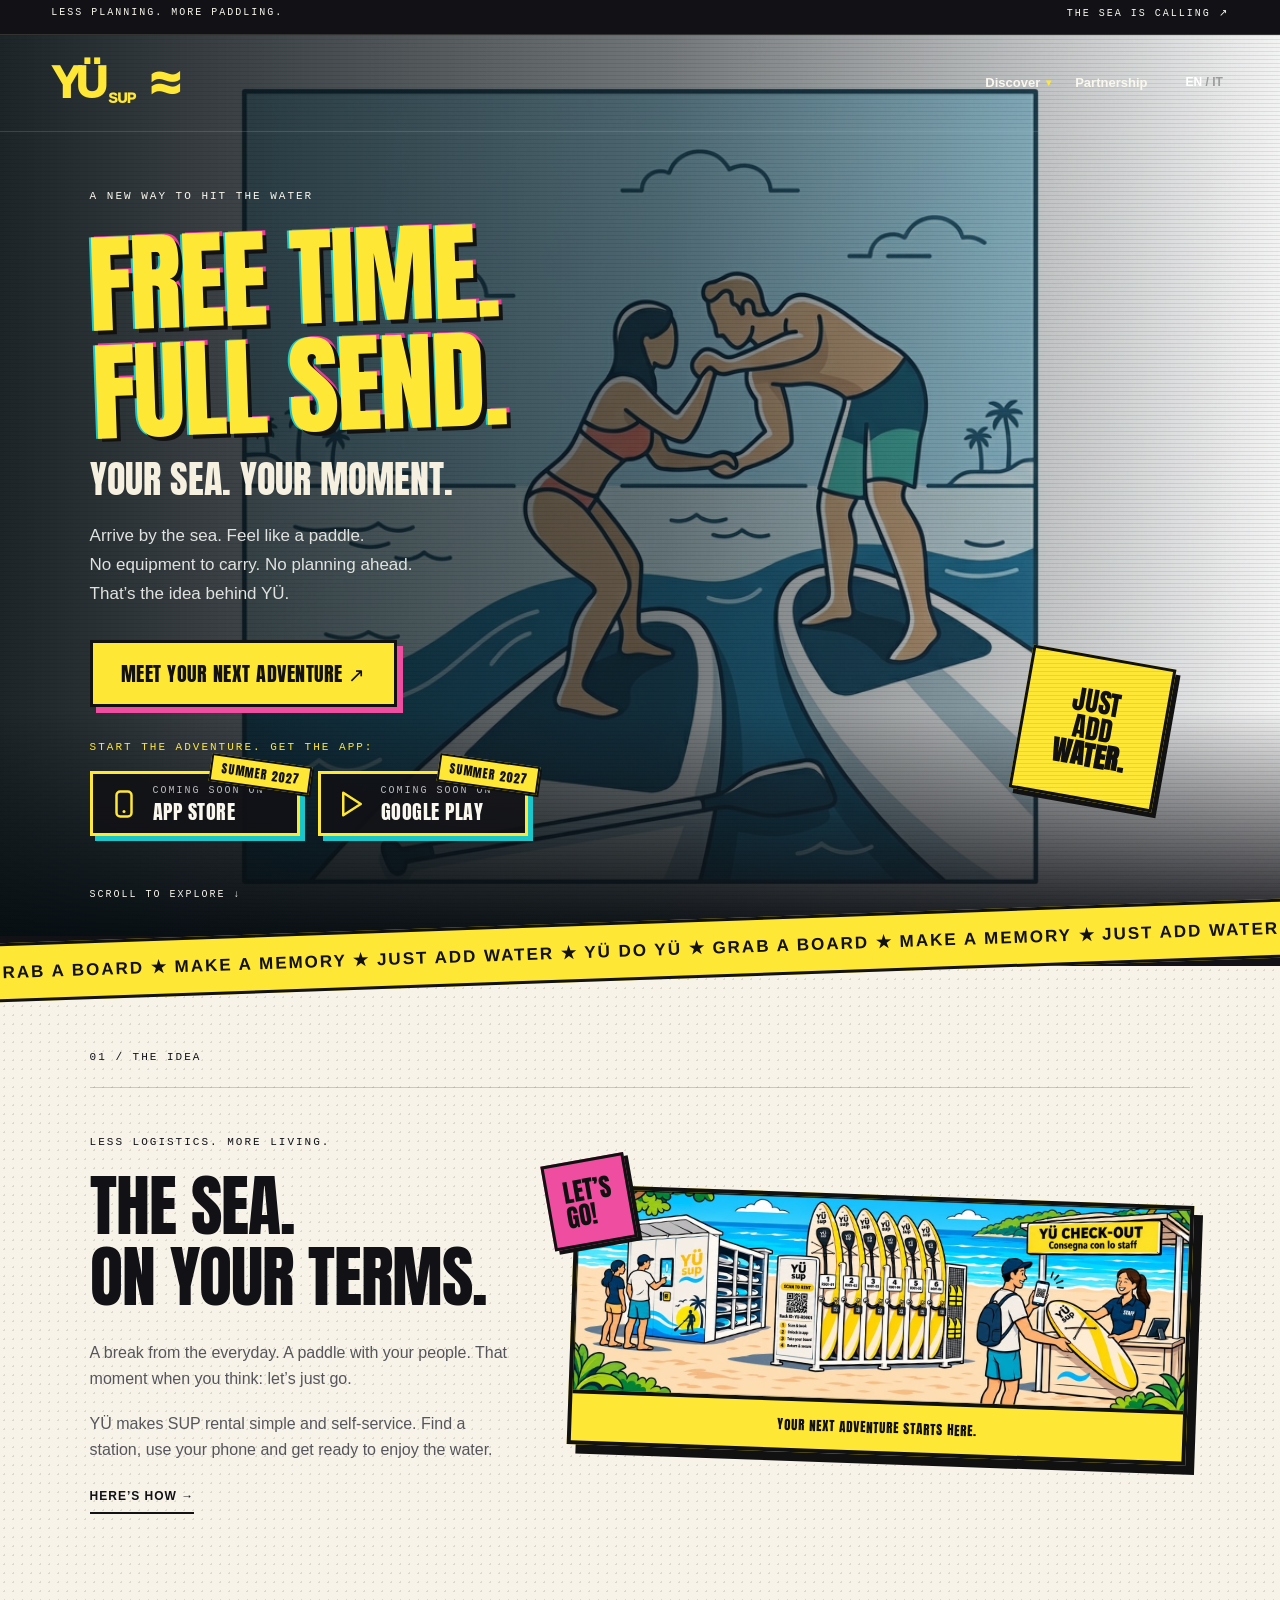
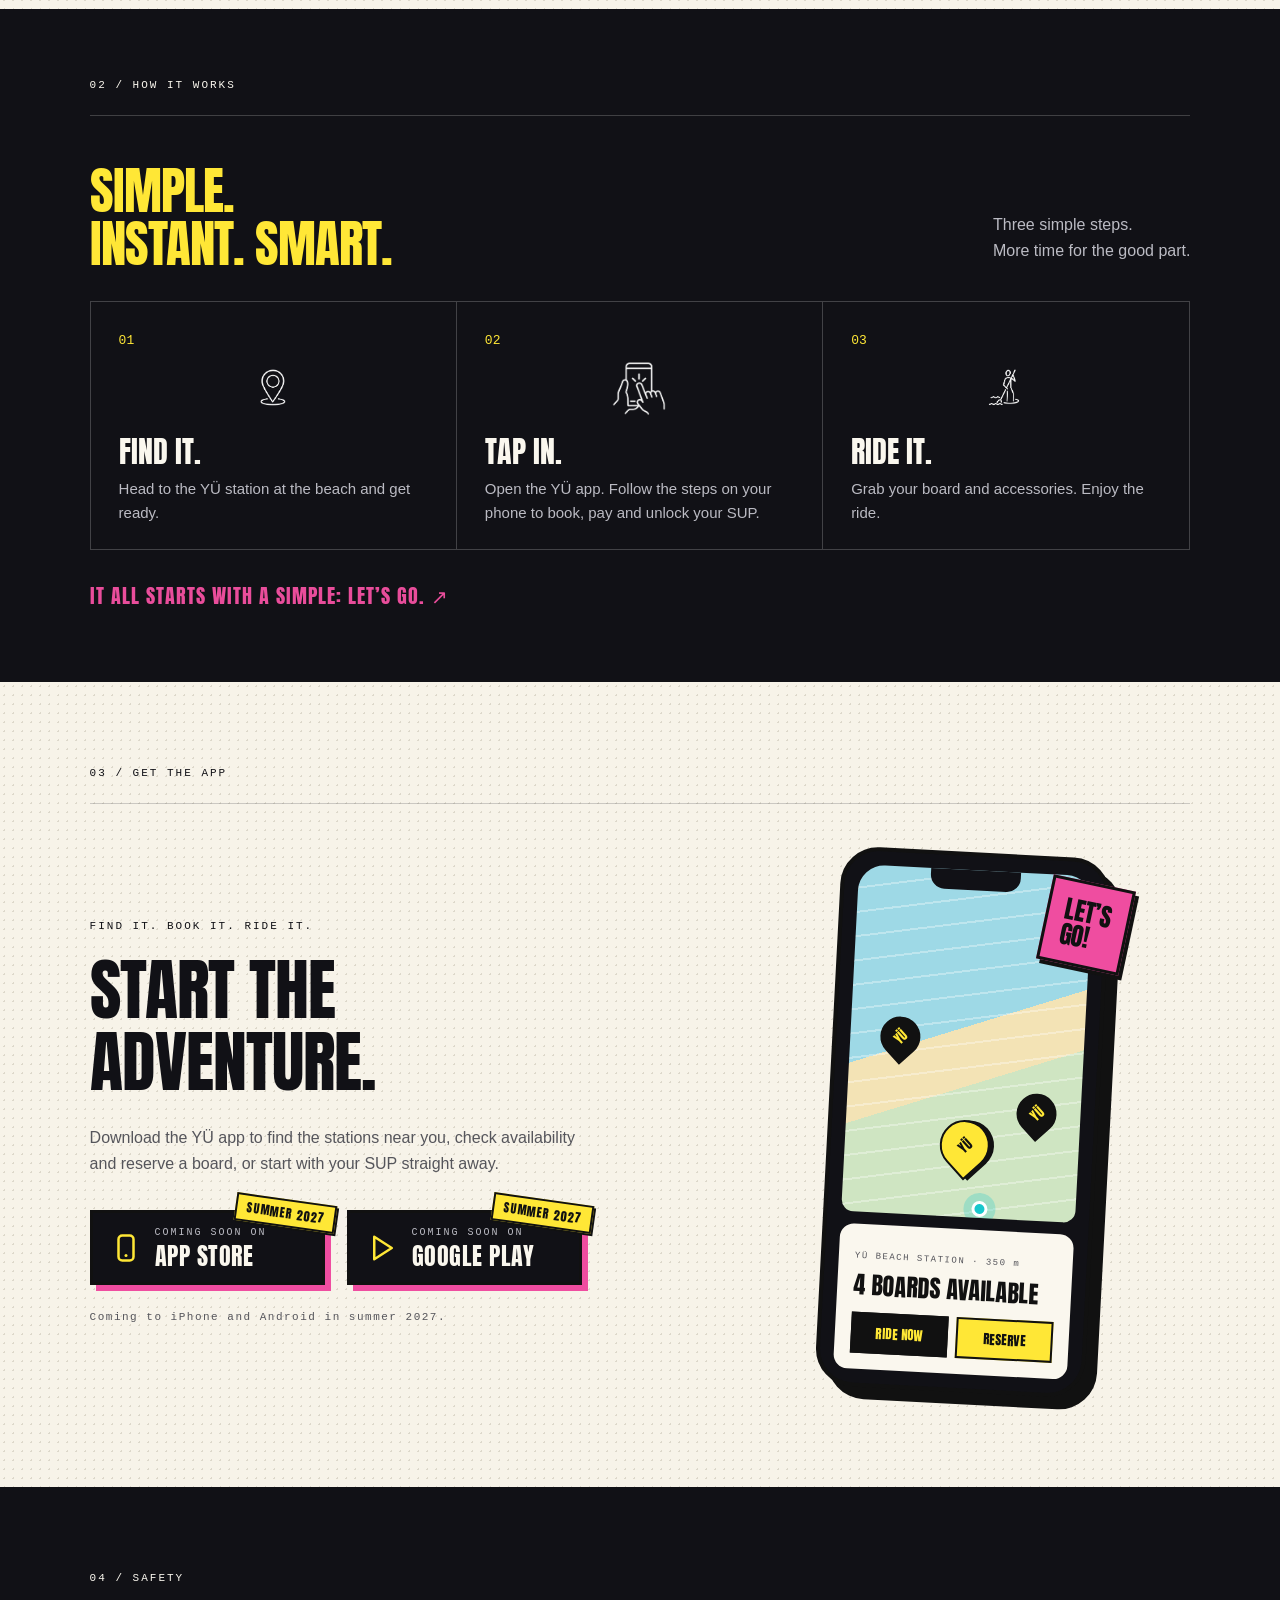
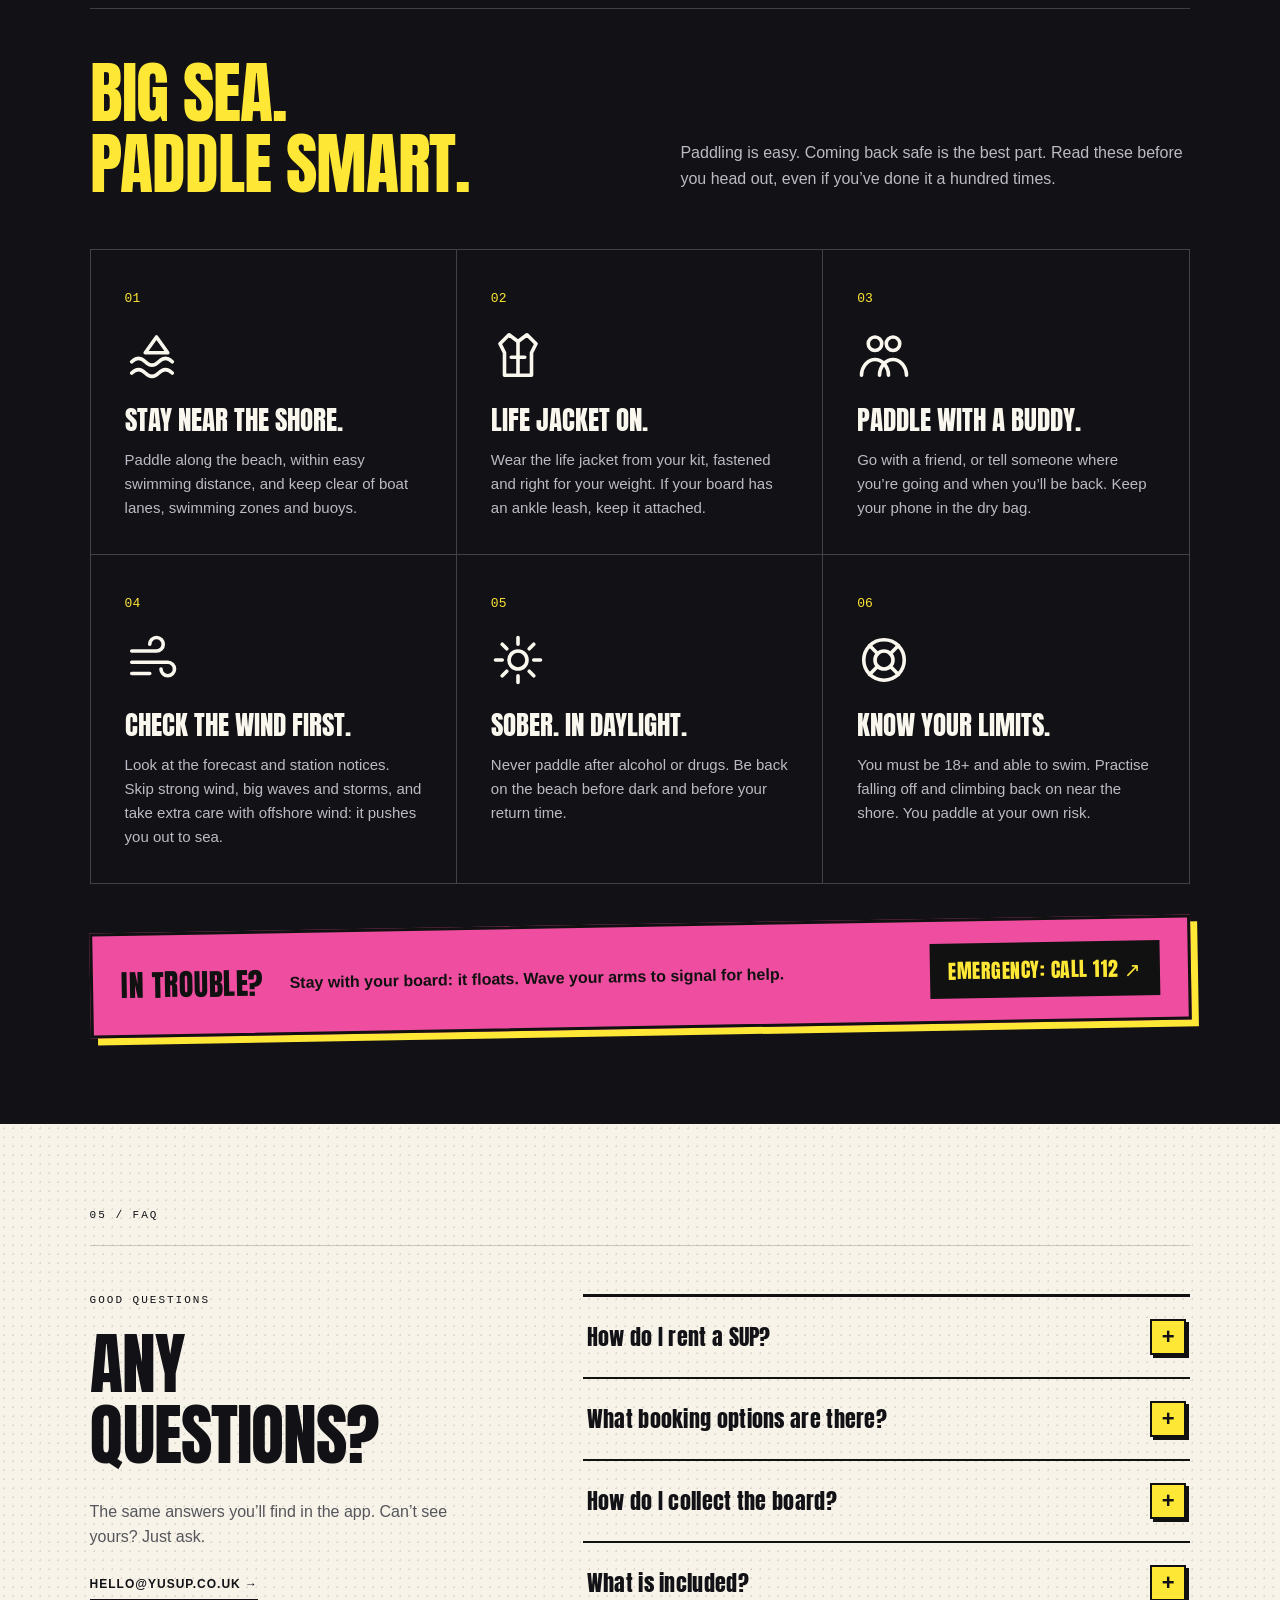
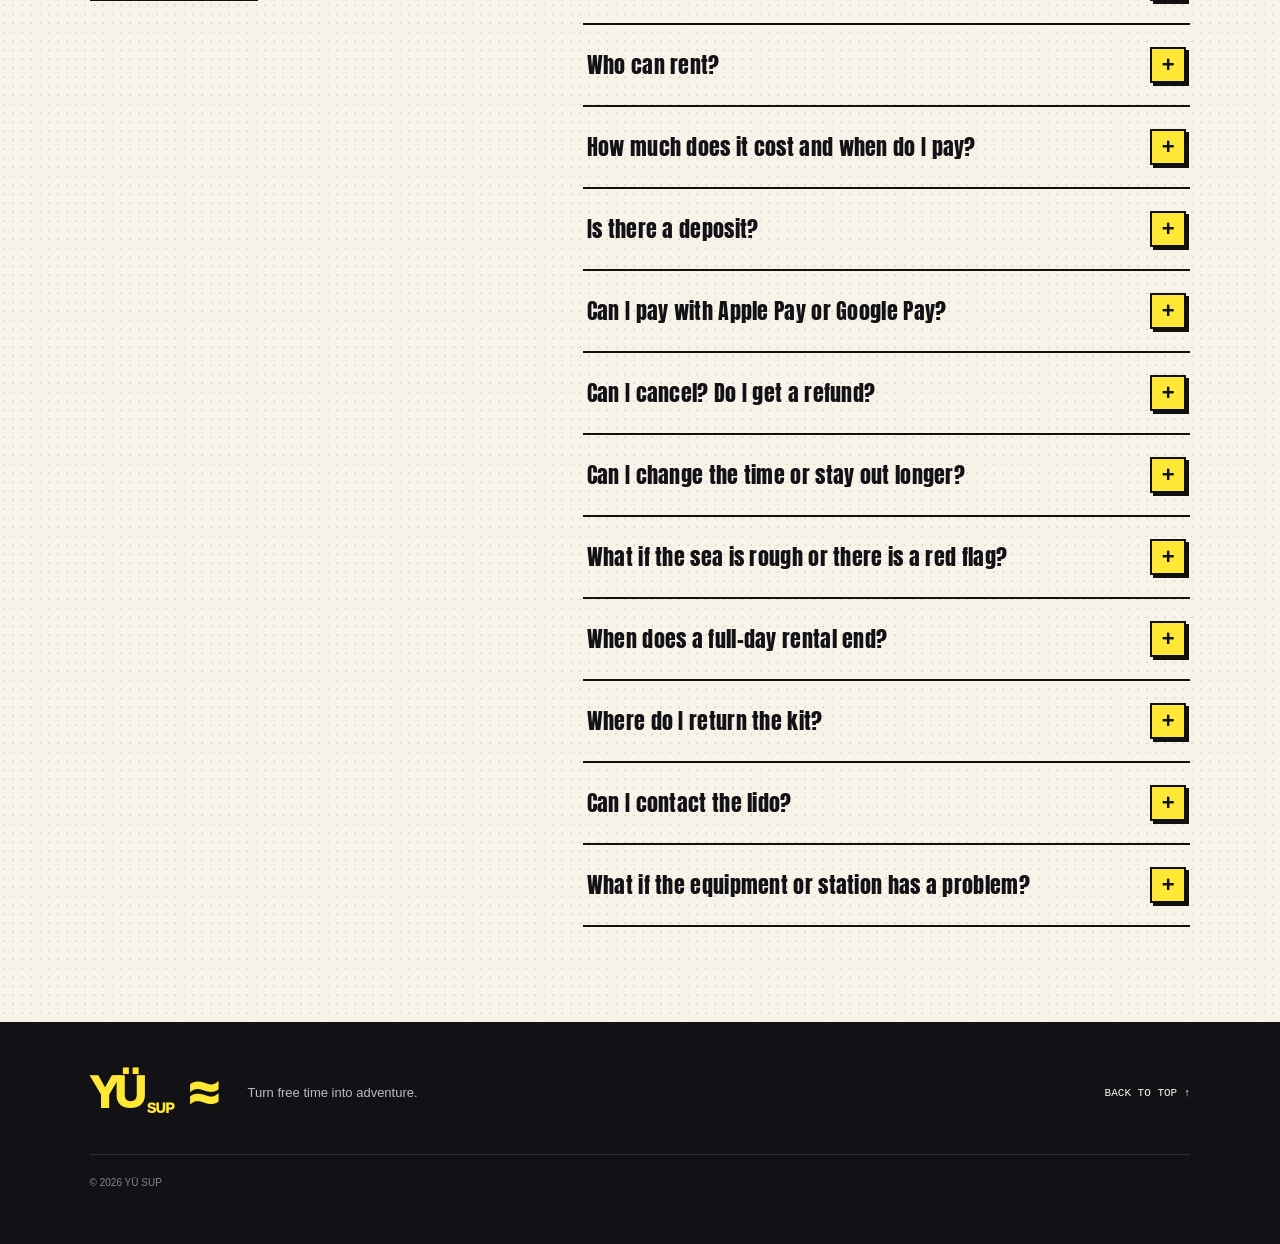
<file: index.html>
<!doctype html><html lang="en"><head><meta charset="utf-8"><meta name="viewport" content="width=device-width,initial-scale=1"><title>YÜ SUP — Turn free time into adventure</title><meta name="description" content="Discover YÜ SUP. Simple, self-service paddleboarding by the sea. Find it, tap in, ride it. Explore our beach club partnerships."><link rel="stylesheet" href="./style.css?v=17"><link rel="icon" type="image/png" href="./favicon.png"></head><body>
<a class="skip" href="#main">Skip to content</a><div class="topline"><span data-it="MENO PROGRAMMI. PIÙ PAGAIATE.">LESS PLANNING. MORE PADDLING.</span><span data-it="IL MARE TI CHIAMA ↗">THE SEA IS CALLING ↗</span></div>
<header><a class="brand" href="#" aria-label="YÜ SUP home">YÜ<span>SUP</span><i>≈</i></a><nav id="nav"><div class="dd"><button class="dd-btn" type="button" aria-haspopup="true"><span data-it="Scopri">Discover</span> <i>▾</i></button><div class="dd-menu"><a href="#story" data-it="L’idea">The idea</a><a href="#how" data-it="Come funziona">How it works</a><a href="#safety" data-it="Sicurezza">Safety</a><a href="#faq" data-it="FAQ">FAQ</a></div></div><a href="partners.html" data-it="Partnership">Partnership</a></nav><div class="controls"><button id="lang" aria-label="Switch to Italian">EN <span>/ IT</span></button><button id="menu" aria-label="Open menu" aria-expanded="false">☰</button></div></header>
<main id="main"><section class="hero"><img class="hero-photo" src="./assets/hero.png" alt="A day by the sea with YÜ SUP"><div class="shade"></div><div class="hero-copy"><div class="eyebrow" data-it="UN NUOVO MODO DI VIVERE IL MARE">A NEW WAY TO HIT THE WATER</div><h1><span data-it="TEMPO LIBERO.">FREE TIME.</span><br><em data-it="AVVENTURA.">FULL SEND.</em></h1><h2 data-it="IL TUO MARE. IL TUO MOMENTO.">YOUR SEA. YOUR MOMENT.</h2><p data-it="Arrivi al mare. Ti va di pagaiare. Niente attrezzatura da portare, niente da organizzare. Ci pensa YÜ.">Arrive by the sea. Feel like a paddle.<br>No equipment to carry. No planning ahead.<br>That’s the idea behind YÜ.</p><a class="button" href="#how" data-it="SCOPRI COME FUNZIONA ↗">MEET YOUR NEXT ADVENTURE ↗</a><div class="hero-stores"><span class="hero-stores-label" data-it="INIZIA L’AVVENTURA. SCARICA L’APP:">START THE ADVENTURE. GET THE APP:</span><div class="store-links"><a class="store" href="#app"><svg viewBox="0 0 24 24" aria-hidden="true"><rect x="6" y="2" width="12" height="20" rx="3" fill="none" stroke="currentColor" stroke-width="2"/><circle cx="12" cy="18" r="1.2" fill="currentColor"/></svg><span><small data-it="IN ARRIVO SU">COMING SOON ON</small>APP STORE</span><b class="soon" data-it="ESTATE 2027">SUMMER 2027</b></a><a class="store" href="#app"><svg viewBox="0 0 24 24" aria-hidden="true"><path d="M5 3l14 9-14 9z" fill="none" stroke="currentColor" stroke-width="2" stroke-linejoin="round"/></svg><span><small data-it="IN ARRIVO SU">COMING SOON ON</small>GOOGLE PLAY</span><b class="soon" data-it="ESTATE 2027">SUMMER 2027</b></a></div></div></div><div class="hero-stamp" aria-hidden="true">JUST<br>ADD<br><strong>WATER.</strong></div><span class="hero-foot" data-it="SCORRI PER ESPLORARE ↓">SCROLL TO EXPLORE ↓</span></section>
<div class="ticker"><div>GRAB A BOARD ★ MAKE A MEMORY ★ JUST ADD WATER ★ YÜ DO YÜ ★ GRAB A BOARD ★ MAKE A MEMORY ★ JUST ADD WATER ★ YÜ DO YÜ ★</div></div>
<section id="story" class="story cream"><div class="section-label" data-it="01 / L’IDEA">01 / THE IDEA</div><div class="story-grid"><div><span class="eyebrow" data-it="MENO ORGANIZZAZIONE. PIÙ LIBERTÀ.">LESS LOGISTICS. MORE LIVING.</span><h2 data-it="IL MARE.<br>A MODO TUO.">THE SEA.<br>ON YOUR TERMS.</h2><p data-it="Un tuffo fuori dalla routine. Una pagaiata con gli amici. Quel momento in cui decidi: andiamo.">A break from the everyday. A paddle with your people. That moment when you think: let’s just go.</p><p data-it="YÜ rende il noleggio SUP semplice e self-service. Trova una postazione, usa il telefono e preparati a vivere il mare.">YÜ makes SUP rental simple and self-service. Find a station, use your phone and get ready to enjoy the water.</p><a class="text-link" href="#how" data-it="ECCO COME →">HERE’S HOW →</a></div><figure class="comic"><picture><source media="(max-width:800px)" srcset="./assets/stations-three-mobile.jpg"><img class="wide" src="./assets/stations-three.jpg" width="1600" height="526" alt="Three ways to rent with YÜ SUP on the beach: a smart cabinet, a scan-to-rent board rack and the YÜ check-out desk where staff hand over the board"></picture><figcaption data-it="LA TUA PROSSIMA AVVENTURA PARTE DA QUI.">YOUR NEXT ADVENTURE STARTS HERE.</figcaption><span class="burst">LET’S<br>GO!</span></figure></div></section>
<section id="how" class="how"><div class="section-label" data-it="02 / COME FUNZIONA">02 / HOW IT WORKS</div><div class="heading-row"><h2 data-it="SEMPLICE.<br>IMMEDIATO. SMART.">SIMPLE.<br>INSTANT. SMART.</h2><p data-it="Tre semplici passi.<br>Più tempo per il mare.">Three simple steps.<br>More time for the good part.</p></div><div class="steps"><article><span class="step-no">01</span><img src="./assets/original-4.png" alt="Location pin"><h3 data-it="TROVALO.">FIND IT.</h3><p data-it="Raggiungi la postazione YÜ in spiaggia e preparati a partire.">Head to the YÜ station at the beach and get ready.</p></article><article><span class="step-no">02</span><img src="./assets/original-5.png" alt="Phone unlocking a rental"><h3 data-it="ACCEDI.">TAP IN.</h3><p data-it="Apri l’app YÜ e segui i passaggi sul telefono per prenotare, pagare e sbloccare il SUP.">Open the YÜ app. Follow the steps on your phone to book, pay and unlock your SUP.</p></article><article><span class="step-no">03</span><img src="./assets/original-6.png" alt="Person paddleboarding"><h3 data-it="PARTI.">RIDE IT.</h3><p data-it="Prendi la tavola e gli accessori. Goditi la tua avventura.">Grab your board and accessories. Enjoy the ride.</p></article></div><a class="note" href="#app" data-it="TUTTO PARTE DA UN SEMPLICE: ANDIAMO. ↗">IT ALL STARTS WITH A SIMPLE: LET’S GO. ↗</a></section>
<section id="app" class="app cream"><div class="section-label" data-it="03 / SCARICA L’APP">03 / GET THE APP</div><div class="app-grid"><div><span class="eyebrow" data-it="TROVA. PRENOTA. PARTI.">FIND IT. BOOK IT. RIDE IT.</span><h2 data-it="INIZIA<br>L’AVVENTURA.">START THE<br>ADVENTURE.</h2><p data-it="Scarica l’app YÜ per trovare le postazioni vicino a te, controllare la disponibilità e prenotare una tavola, oppure partire subito con il tuo SUP.">Download the YÜ app to find the stations near you, check availability and reserve a board, or start with your SUP straight away.</p><div class="store-links"><a class="store" aria-disabled="true" role="link"><svg viewBox="0 0 24 24" aria-hidden="true"><rect x="6" y="2" width="12" height="20" rx="3" fill="none" stroke="currentColor" stroke-width="2"/><circle cx="12" cy="18" r="1.2" fill="currentColor"/></svg><span><small data-it="IN ARRIVO SU">COMING SOON ON</small>APP STORE</span><b class="soon" data-it="ESTATE 2027">SUMMER 2027</b></a><a class="store" aria-disabled="true" role="link"><svg viewBox="0 0 24 24" aria-hidden="true"><path d="M5 3l14 9-14 9z" fill="none" stroke="currentColor" stroke-width="2" stroke-linejoin="round"/></svg><span><small data-it="IN ARRIVO SU">COMING SOON ON</small>GOOGLE PLAY</span><b class="soon" data-it="ESTATE 2027">SUMMER 2027</b></a></div><p class="app-note" data-it="In arrivo per iPhone e Android nell’estate 2027.">Coming to iPhone and Android in summer 2027.</p></div><div class="phone-wrap" aria-hidden="true"><div class="phone"><div class="phone-notch"></div><div class="phone-map"><span class="pin p1">YÜ</span><span class="pin p2">YÜ</span><span class="pin p3 active">YÜ</span><span class="you"></span></div><div class="phone-card"><small>YÜ BEACH STATION · 350 m</small><strong data-it="4 TAVOLE LIBERE">4 BOARDS AVAILABLE</strong><div class="phone-actions"><span class="pa dark" data-it="PARTI ORA">RIDE NOW</span><span class="pa" data-it="PRENOTA">RESERVE</span></div></div></div><span class="burst app-burst">LET’S<br>GO!</span></div></div></section>
<section id="safety" class="safety"><div class="section-label" data-it="04 / SICUREZZA">04 / SAFETY</div><div class="heading-row"><h2 data-it="IL MARE È GRANDE.<br>RISPETTALO.">BIG SEA.<br>PADDLE SMART.</h2><p data-it="Pagaiare è facile. Tornare a riva sereni è la parte più importante. Leggi queste regole prima di partire, anche se sei esperto.">Paddling is easy. Coming back safe is the best part. Read these before you head out, even if you’ve done it a hundred times.</p></div><div class="rules"><article><span class="rule-no">01</span><svg viewBox="0 0 24 24" aria-hidden="true" fill="none" stroke="currentColor" stroke-width="1.6" stroke-linecap="round" stroke-linejoin="round"><path d="M3 15c2-2 4-2 6 0s4 2 6 0 4-2 6 0M3 20c2-2 4-2 6 0s4 2 6 0 4-2 6 0"/><path d="M14 4l5 7H9z"/></svg><h3 data-it="RESTA VICINO ALLA RIVA.">STAY NEAR THE SHORE.</h3><p data-it="Pagaia lungo la spiaggia, a una distanza che puoi coprire a nuoto, lontano da corridoi di lancio, zone di balneazione e boe.">Paddle along the beach, within easy swimming distance, and keep clear of boat lanes, swimming zones and buoys.</p></article><article><span class="rule-no">02</span><svg viewBox="0 0 24 24" aria-hidden="true" fill="none" stroke="currentColor" stroke-width="1.6" stroke-linecap="round" stroke-linejoin="round"><path d="M8 3l4 3 4-3 4 4-2 4v10H6V11L4 7z"/><path d="M12 6v15M9 13h6"/></svg><h3 data-it="GIUBBOTTO SEMPRE.">LIFE JACKET ON.</h3><p data-it="Indossa il giubbotto del kit, allacciato e adatto al tuo peso. Se la tavola ha il leash, tienilo sempre alla caviglia.">Wear the life jacket from your kit, fastened and right for your weight. If your board has an ankle leash, keep it attached.</p></article><article><span class="rule-no">03</span><svg viewBox="0 0 24 24" aria-hidden="true" fill="none" stroke="currentColor" stroke-width="1.6" stroke-linecap="round" stroke-linejoin="round"><circle cx="8" cy="7" r="3"/><circle cx="16" cy="7" r="3"/><path d="M2 21c0-4 3-7 6-7s6 3 6 7M10 21c0-4 3-7 6-7s6 3 6 7"/></svg><h3 data-it="MEGLIO IN COMPAGNIA.">PADDLE WITH A BUDDY.</h3><p data-it="Esci con un amico, o di’ a qualcuno dove vai e quando torni. Tieni il telefono nella sacca stagna.">Go with a friend, or tell someone where you’re going and when you’ll be back. Keep your phone in the dry bag.</p></article><article><span class="rule-no">04</span><svg viewBox="0 0 24 24" aria-hidden="true" fill="none" stroke="currentColor" stroke-width="1.6" stroke-linecap="round" stroke-linejoin="round"><path d="M3 8h11a3 3 0 1 0-3-3M3 13h16a3 3 0 1 1-3 3M3 18h8"/></svg><h3 data-it="CONTROLLA IL VENTO.">CHECK THE WIND FIRST.</h3><p data-it="Guarda le previsioni e gli avvisi della postazione. Evita vento forte, onde e temporali, e fai molta attenzione al vento di terra: ti spinge al largo.">Look at the forecast and station notices. Skip strong wind, big waves and storms, and take extra care with offshore wind: it pushes you out to sea.</p></article><article><span class="rule-no">05</span><svg viewBox="0 0 24 24" aria-hidden="true" fill="none" stroke="currentColor" stroke-width="1.6" stroke-linecap="round" stroke-linejoin="round"><circle cx="12" cy="12" r="4"/><path d="M12 2v3M12 19v3M2 12h3M19 12h3M5 5l2 2M17 17l2 2M5 19l2-2M17 7l2-2"/></svg><h3 data-it="LUCIDI. DI GIORNO.">SOBER. IN DAYLIGHT.</h3><p data-it="Mai in acqua dopo alcol o droghe. Rientra prima del buio e prima dell’orario di riconsegna.">Never paddle after alcohol or drugs. Be back on the beach before dark and before your return time.</p></article><article><span class="rule-no">06</span><svg viewBox="0 0 24 24" aria-hidden="true" fill="none" stroke="currentColor" stroke-width="1.6" stroke-linecap="round" stroke-linejoin="round"><circle cx="12" cy="12" r="9"/><circle cx="12" cy="12" r="4"/><path d="M5.6 5.6l3.6 3.6M14.8 14.8l3.6 3.6M18.4 5.6l-3.6 3.6M9.2 14.8l-3.6 3.6"/></svg><h3 data-it="CONOSCI I TUOI LIMITI.">KNOW YOUR LIMITS.</h3><p data-it="Devi avere almeno 18 anni e saper nuotare. Prova a cadere e risalire vicino a riva. Pagai sotto la tua responsabilità.">You must be 18+ and able to swim. Practise falling off and climbing back on near the shore. You paddle at your own risk.</p></article></div><div class="sos"><strong data-it="IN DIFFICOLTÀ?">IN TROUBLE?</strong><span data-it="Resta sulla tavola: galleggia. Agita le braccia per chiedere aiuto.">Stay with your board: it floats. Wave your arms to signal for help.</span><a href="tel:112" data-it="EMERGENZE: 112 ↗">EMERGENCY: CALL 112 ↗</a></div></section>
<section id="faq" class="faq cream"><div class="section-label" data-it="05 / FAQ">05 / FAQ</div><div class="faq-grid"><div><span class="eyebrow" data-it="DOMANDE FREQUENTI">GOOD QUESTIONS</span><h2 data-it="TUTTO<br>CHIARO?">ANY<br>QUESTIONS?</h2><p data-it="Le stesse risposte che trovi nell’app. Non trovi quello che cerchi? Scrivici.">The same answers you’ll find in the app. Can’t see yours? Just ask.</p><a class="text-link" href="mailto:hello@yusup.co.uk">HELLO@YUSUP.CO.UK →</a></div><div id="faq-list" class="faq-list" aria-live="polite"></div></div></section>
</main>
<footer><a class="brand" href="#">YÜ<span>SUP</span><i>≈</i></a><p data-it="Trasforma il tempo libero in avventura.">Turn free time into adventure.</p><a href="#" data-it="TORNA SU ↑">BACK TO TOP ↑</a><small>© <span id="year">2026</span> YÜ SUP</small></footer><script src="./app.js?v=8"></script><script src="./faq.js?v=8"></script></body></html>
</file>
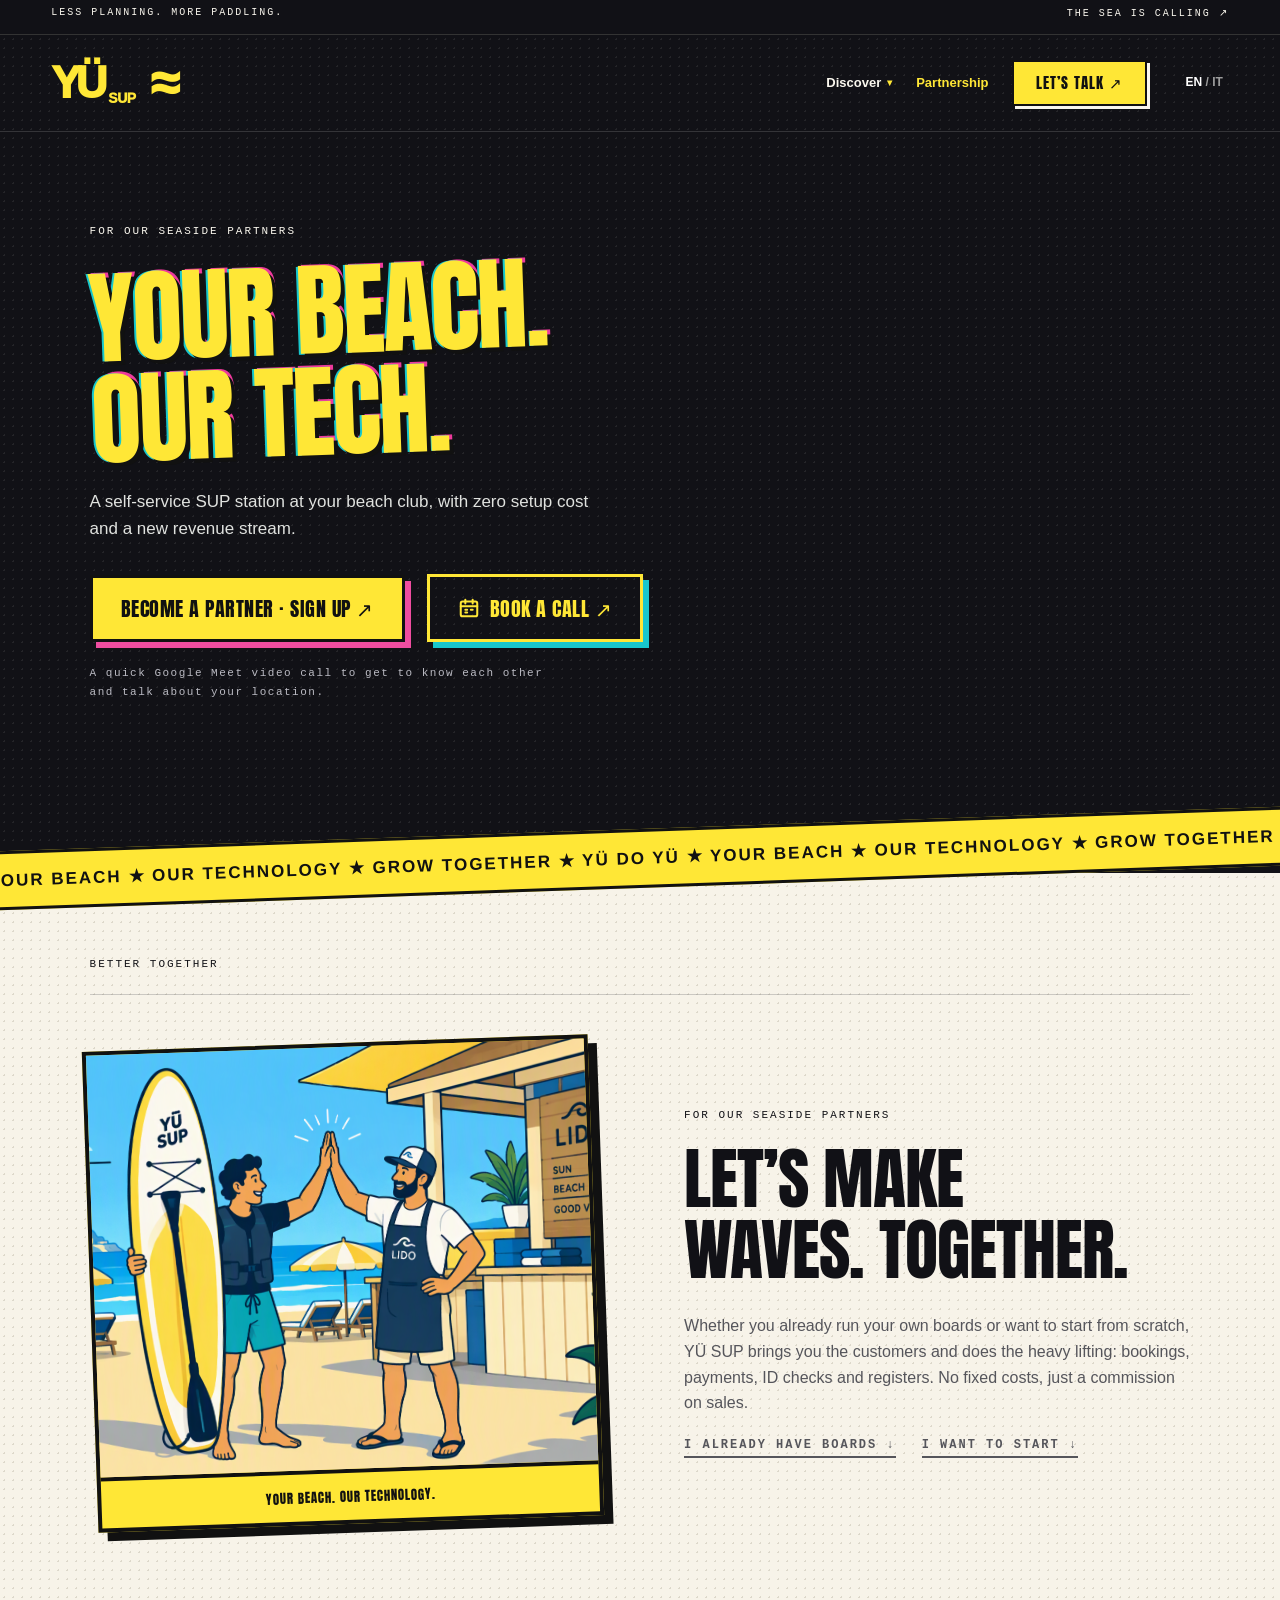
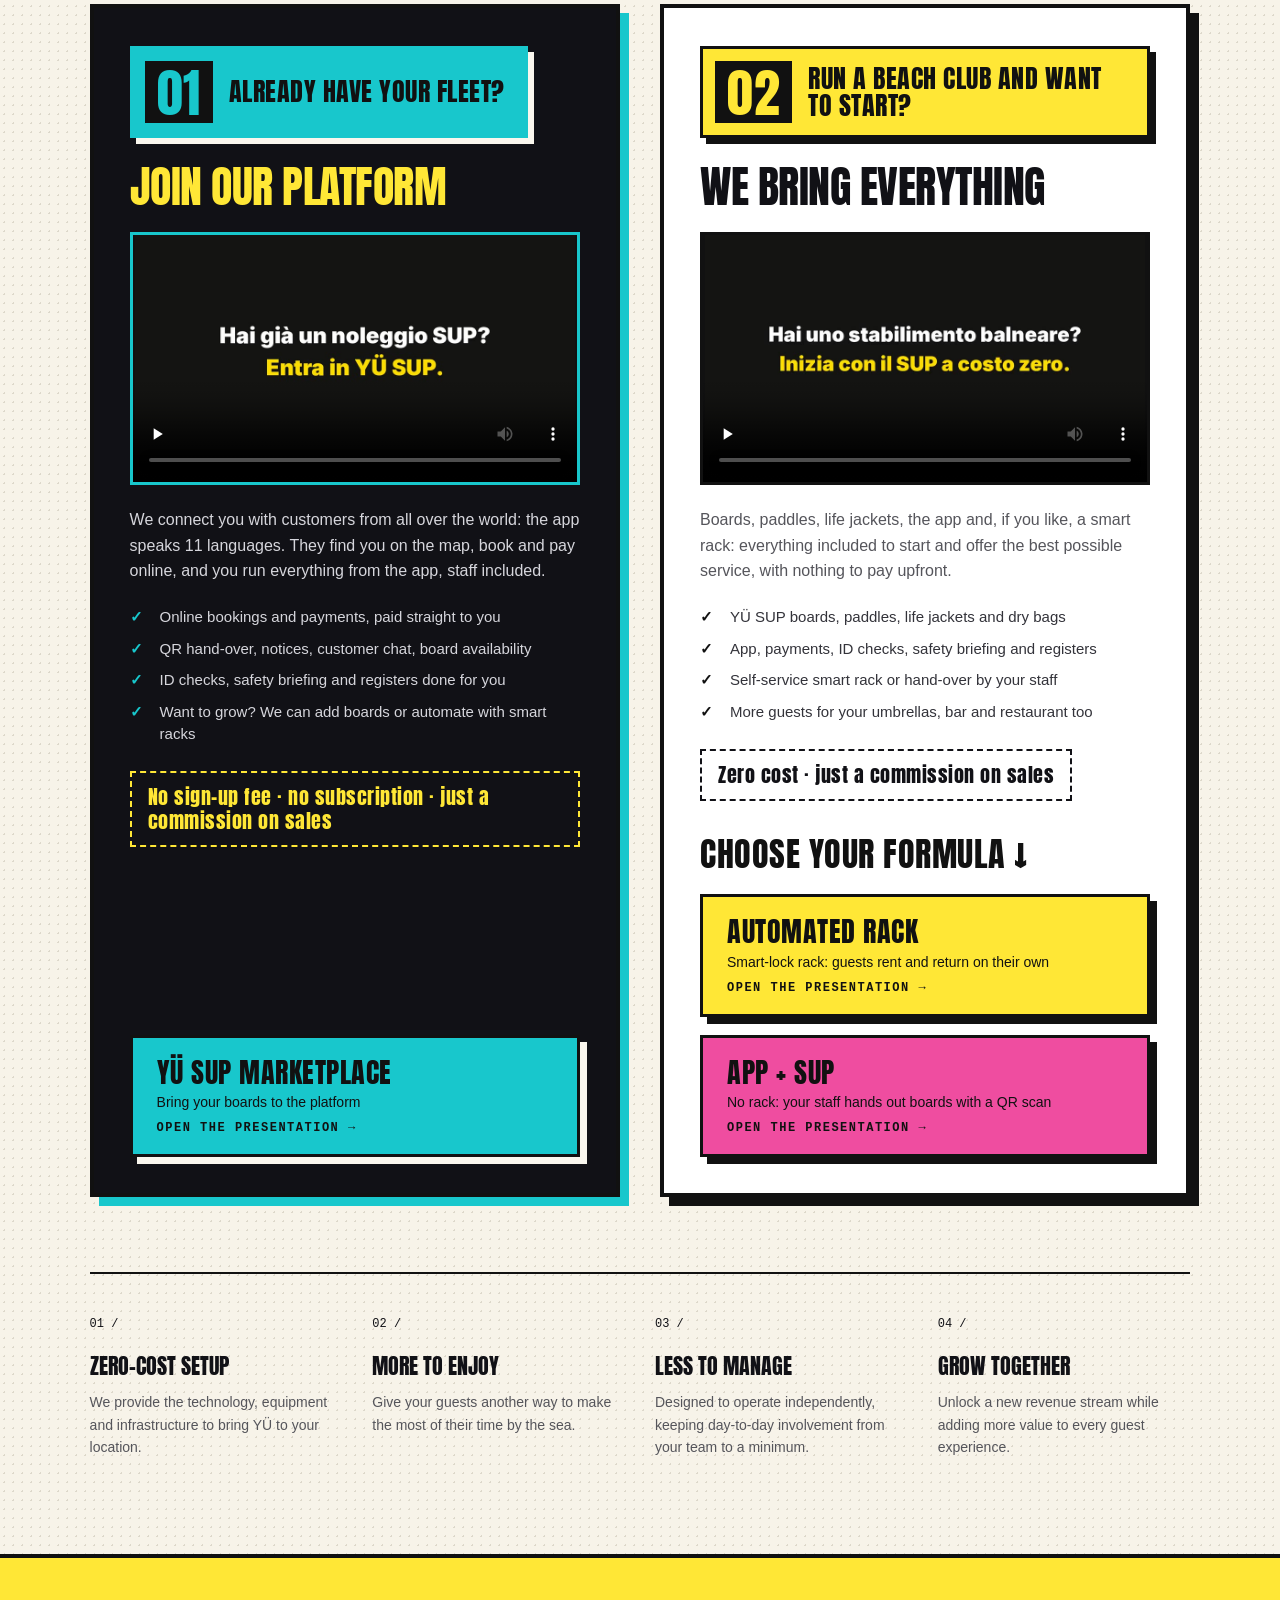
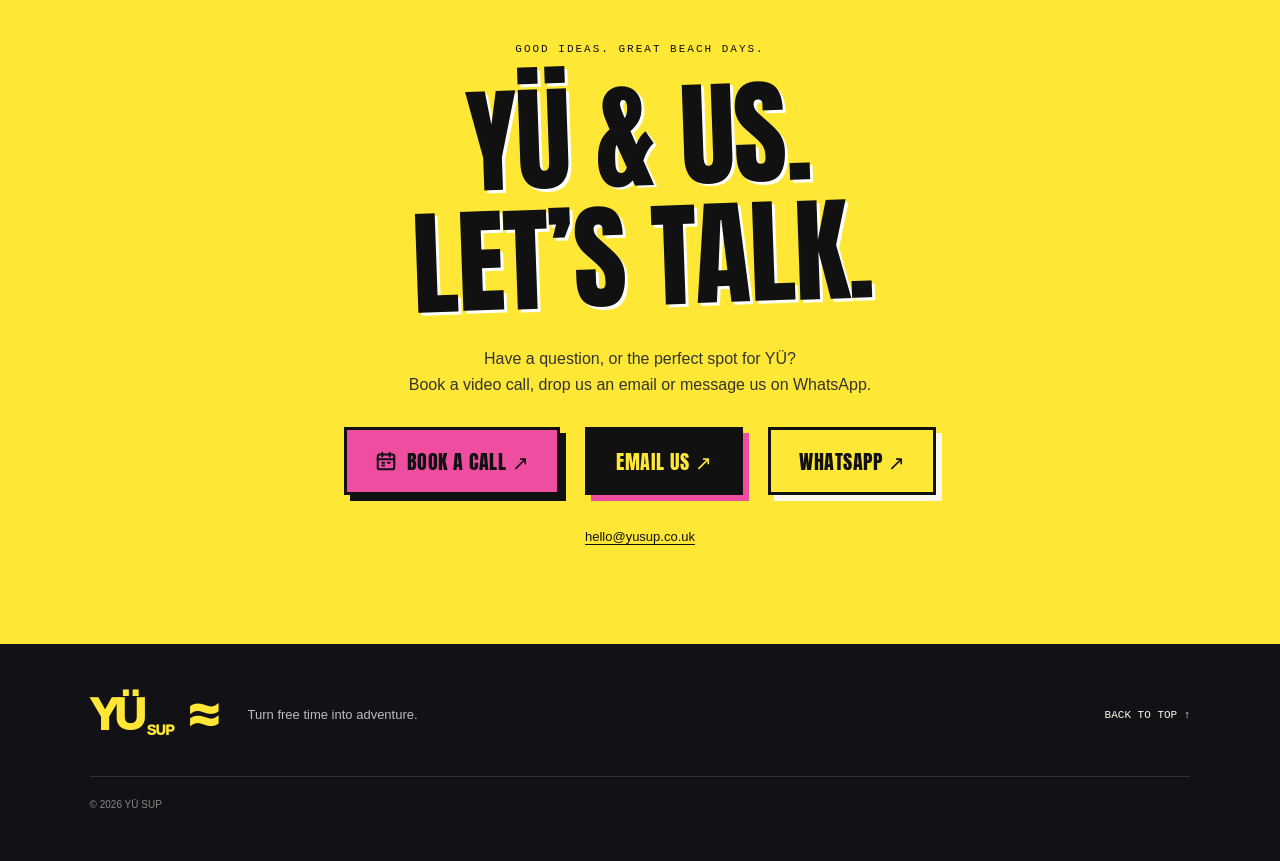
<file: partners.html>
<!doctype html><html lang="en"><head><meta charset="utf-8"><meta name="viewport" content="width=device-width,initial-scale=1"><title>Partnership — YÜ SUP</title><meta name="description" content="Discover YÜ SUP. Simple, self-service paddleboarding by the sea. Find it, tap in, ride it. Explore our beach club partnerships."><link rel="stylesheet" href="./style.css?v=17"><link rel="icon" type="image/png" href="./favicon.png"></head><body>
<a class="skip" href="#main">Skip to content</a><div class="topline"><span data-it="MENO PROGRAMMI. PIÙ PAGAIATE.">LESS PLANNING. MORE PADDLING.</span><span data-it="IL MARE TI CHIAMA ↗">THE SEA IS CALLING ↗</span></div>
<header><a class="brand" href="index.html" aria-label="YÜ SUP home">YÜ<span>SUP</span><i>≈</i></a><nav id="nav"><div class="dd"><button class="dd-btn" type="button" aria-haspopup="true"><span data-it="Scopri">Discover</span> <i>▾</i></button><div class="dd-menu"><a href="index.html#story" data-it="L’idea">The idea</a><a href="index.html#how" data-it="Come funziona">How it works</a><a href="index.html#safety" data-it="Sicurezza">Safety</a><a href="index.html#faq" data-it="FAQ">FAQ</a></div></div><a href="partners.html" aria-current="page" data-it="Partnership">Partnership</a><a class="small-button" href="#contact" data-it="CONTATTACI ↗">LET’S TALK ↗</a></nav><div class="controls"><button id="lang" aria-label="Switch to Italian">EN <span>/ IT</span></button><button id="menu" aria-label="Open menu" aria-expanded="false">☰</button></div></header>
<main id="main"><section class="page-hero"><div class="hero-copy"><div class="eyebrow" data-it="PER I NOSTRI PARTNER SUL MARE">FOR OUR SEASIDE PARTNERS</div><h1><span data-it="IL TUO LIDO.">YOUR BEACH.</span><br><em data-it="LA NOSTRA TECNOLOGIA.">OUR TECH.</em></h1><p data-it="Una postazione SUP self-service nel tuo stabilimento, senza costi di installazione e con una nuova fonte di ricavi.">A self-service SUP station at your beach club, with zero setup cost and a new revenue stream.</p><div class="hero-ctas"><a class="button" href="#contact" data-it="DIVENTA PARTNER · ISCRIVITI ↗">BECOME A PARTNER · SIGN UP ↗</a><a class="button ghost" href="https://calendar.app.google/bmSpFPBZmpLyNY2g7" target="_blank" rel="noopener"><svg class="ico" viewBox="0 0 24 24" aria-hidden="true" fill="none" stroke="currentColor" stroke-width="2.2" stroke-linecap="round"><rect x="3" y="5" width="18" height="16" rx="2"/><path d="M3 10h18M8 3v4M16 3v4"/><path d="M8 14h2M14 14h2M8 17h2"/></svg><span data-it="PRENOTA UNA CHIAMATA ↗">BOOK A CALL ↗</span></a></div><p class="cta-note" data-it="Una videochiamata Google Meet veloce per conoscerci e parlare della tua location.">A quick Google Meet video call to get to know each other and talk about your location.</p></div></section>
<div class="ticker"><div>YOUR BEACH ★ OUR TECHNOLOGY ★ GROW TOGETHER ★ YÜ DO YÜ ★ YOUR BEACH ★ OUR TECHNOLOGY ★ GROW TOGETHER ★ YÜ DO YÜ ★</div></div>
<section id="partners" class="partners cream"><div class="section-label" data-it="PARTNERSHIP">BETTER TOGETHER</div><div class="partner-grid"><figure class="comic partner-art"><img src="./assets/original-7.png" alt="YÜ partnering with a beach club"><figcaption data-it="IL TUO LIDO. LA NOSTRA TECNOLOGIA.">YOUR BEACH. OUR TECHNOLOGY.</figcaption></figure><div><span class="eyebrow" data-it="PER I NOSTRI PARTNER SUL MARE">FOR OUR SEASIDE PARTNERS</span><h2 data-it="FACCIAMO<br>ONDE. INSIEME.">LET’S MAKE<br>WAVES. TOGETHER.</h2><p data-it="Che tu abbia già le tue tavole o voglia iniziare da zero, YÜ SUP ti porta i clienti e fa il lavoro pesante: prenotazioni, pagamenti, documenti e registri. Nessun costo fisso, solo una commissione sulle vendite.">Whether you already run your own boards or want to start from scratch, YÜ SUP brings you the customers and does the heavy lifting: bookings, payments, ID checks and registers. No fixed costs, just a commission on sales.</p><p class="paths-jump"><a href="#have" data-it="HO GIÀ LA MIA FLOTTA ↓">I ALREADY HAVE BOARDS ↓</a><a href="#start" data-it="VOGLIO INIZIARE ↓">I WANT TO START ↓</a></p></div></div><div class="paths"><article id="have" class="path have"><span class="path-tag"><b>01</b><span data-it="HAI GIÀ LA TUA FLOTTA?">ALREADY HAVE YOUR FLEET?</span></span><h3 data-it="ENTRA NELLA NOSTRA PIATTAFORMA">JOIN OUR PLATFORM</h3><video class="path-video" controls preload="none" playsinline poster="./assets/video/poster-A.jpg?v=2" src="./assets/video/yusup-marketplace.mp4?v=2"></video><p data-it="Ti connettiamo con clienti di tutto il mondo: l’app parla 11 lingue. Ti trovano sulla mappa, prenotano e pagano online, e tu gestisci tutto dall’app, anche con il tuo staff.">We connect you with customers from all over the world: the app speaks 11 languages. They find you on the map, book and pay online, and you run everything from the app, staff included.</p><ul class="ticks"><li data-it="Prenotazioni e pagamenti online, incassi direttamente tuoi">Online bookings and payments, paid straight to you</li><li data-it="Consegna con QR, avvisi, chat con i clienti, disponibilità delle tavole">QR hand-over, notices, customer chat, board availability</li><li data-it="Verifica documenti, briefing di sicurezza e registri automatici">ID checks, safety briefing and registers done for you</li><li data-it="Vuoi crescere? Ampliamo la flotta o la automatizziamo con le rastrelliere smart">Want to grow? We can add boards or automate with smart racks</li></ul><div class="price-line" data-it="Nessun costo di registrazione · nessun abbonamento · solo una commissione sulle vendite">No sign-up fee · no subscription · just a commission on sales</div><div class="formulas"><a class="formula market" href="./formule/formula-marketplace.html" target="_blank" rel="noopener"><span><b data-it="MARKETPLACE YÜ SUP">YÜ SUP MARKETPLACE</b><small data-it="Porta le tue tavole sulla piattaforma">Bring your boards to the platform</small><em data-it="APRI LA PRESENTAZIONE →">OPEN THE PRESENTATION →</em></span></a></div></article><article id="start" class="path start"><span class="path-tag"><b>02</b><span data-it="HAI UNO STABILIMENTO E VUOI ENTRARE NEL BUSINESS?">RUN A BEACH CLUB AND WANT TO START?</span></span><h3 data-it="TI DIAMO TUTTO INCLUSO">WE BRING EVERYTHING</h3><video class="path-video" controls preload="none" playsinline poster="./assets/video/poster-B.jpg?v=2" src="./assets/video/yusup-formule.mp4?v=2"></video><p data-it="Tavole, pagaie, giubbotti, app e, se vuoi, la rastrelliera smart: tutto incluso per iniziare e offrire il miglior servizio possibile, senza anticipare nulla.">Boards, paddles, life jackets, the app and, if you like, a smart rack: everything included to start and offer the best possible service, with nothing to pay upfront.</p><ul class="ticks"><li data-it="Tavole, pagaie, giubbotti e sacche stagne YÜ SUP">YÜ SUP boards, paddles, life jackets and dry bags</li><li data-it="App, pagamenti, verifica documenti, briefing e registri">App, payments, ID checks, safety briefing and registers</li><li data-it="Rastrelliera smart self-service o consegna con il tuo staff">Self-service smart rack or hand-over by your staff</li><li data-it="Più clienti anche per ombrelloni, bar e ristorante">More guests for your umbrellas, bar and restaurant too</li></ul><div class="price-line" data-it="Costo zero · solo una commissione sulle vendite">Zero cost · just a commission on sales</div><div class="formulas"><span class="formulas-label pick" data-it="SCEGLI LA MODALITÀ ↓">CHOOSE YOUR FORMULA ↓</span><a class="formula rack" href="./formule/formula-rastrelliera.html" target="_blank" rel="noopener"><span><b data-it="RASTRELLIERA AUTOMATIZZATA">AUTOMATED RACK</b><small data-it="Rastrelliera con lucchetti smart, il cliente fa tutto da solo">Smart-lock rack: guests rent and return on their own</small><em data-it="APRI LA PRESENTAZIONE →">OPEN THE PRESENTATION →</em></span></a><a class="formula app" href="./formule/formula-app-sup.html" target="_blank" rel="noopener"><span><b data-it="FORMULA APP + SUP">APP + SUP</b><small data-it="Senza rastrelliera: lo staff consegna con un QR">No rack: your staff hands out boards with a QR scan</small><em data-it="APRI LA PRESENTAZIONE →">OPEN THE PRESENTATION →</em></span></a></div></article></div><div class="benefits"><article><span>01 /</span><h3 data-it="ZERO COSTI DI INSTALLAZIONE">ZERO-COST SETUP</h3><p data-it="Forniamo tecnologia, attrezzatura e infrastruttura per portare YÜ nella tua struttura.">We provide the technology, equipment and infrastructure to bring YÜ to your location.</p></article><article><span>02 /</span><h3 data-it="PIÙ ESPERIENZE">MORE TO ENJOY</h3><p data-it="Offri ai tuoi ospiti un’esperienza in più per vivere il mare.">Give your guests another way to make the most of their time by the sea.</p></article><article><span>03 /</span><h3 data-it="MENO DA GESTIRE">LESS TO MANAGE</h3><p data-it="Un servizio progettato per ridurre al minimo l’impegno quotidiano del tuo team.">Designed to operate independently, keeping day-to-day involvement from your team to a minimum.</p></article><article><span>04 /</span><h3 data-it="CRESCIAMO INSIEME">GROW TOGETHER</h3><p data-it="Una nuova fonte di ricavi per la tua attività e più valore per i tuoi ospiti.">Unlock a new revenue stream while adding more value to every guest experience.</p></article></div></section>
<section id="contact" class="contact"><span class="eyebrow" data-it="BELLE IDEE. BELLE GIORNATE AL MARE.">GOOD IDEAS. GREAT BEACH DAYS.</span><h2 data-it="YÜ & NOI.<br>PARLIAMONE.">YÜ & US.<br>LET’S TALK.</h2><p data-it="Hai una domanda o un posto perfetto per YÜ? Prenota una videochiamata, scrivici via email o su WhatsApp.">Have a question, or the perfect spot for YÜ?<br>Book a video call, drop us an email or message us on WhatsApp.</p><div class="contact-links"><a class="button book" href="https://calendar.app.google/bmSpFPBZmpLyNY2g7" target="_blank" rel="noopener"><svg class="ico" viewBox="0 0 24 24" aria-hidden="true" fill="none" stroke="currentColor" stroke-width="2.2" stroke-linecap="round"><rect x="3" y="5" width="18" height="16" rx="2"/><path d="M3 10h18M8 3v4M16 3v4"/><path d="M8 14h2M14 14h2M8 17h2"/></svg><span data-it="PRENOTA UNA CHIAMATA ↗">BOOK A CALL ↗</span></a><a class="button" href="mailto:hello@yusup.co.uk" data-it="SCRIVICI ↗">EMAIL US ↗</a><a class="button secondary" href="https://wa.me/393793237932" target="_blank" rel="noopener">WHATSAPP ↗</a></div><a class="email" href="mailto:hello@yusup.co.uk">hello@yusup.co.uk</a></section></main>
<footer><a class="brand" href="index.html">YÜ<span>SUP</span><i>≈</i></a><p data-it="Trasforma il tempo libero in avventura.">Turn free time into adventure.</p><a href="#" data-it="TORNA SU ↑">BACK TO TOP ↑</a><small>© <span id="year">2026</span> YÜ SUP</small></footer><script src="./app.js?v=8"></script></body></html>
</file>
<file: style.css>
@font-face{font-family:Anton;src:url('./assets/anton.woff2')}*{box-sizing:border-box}html{scroll-behavior:smooth;scroll-padding-top:90px}body{margin:0;background:#111116;color:#faf7ee;font-family:Arial,Helvetica,sans-serif;font-size:16px;line-height:1.6}a{color:inherit;text-decoration:none}button{font:inherit;cursor:pointer}h1,h2,h3,p,figure{margin:0}h1,h2,h3,.button,.small-button,.note{font-family:Anton,Impact,'Arial Narrow',sans-serif;font-weight:400;line-height:1.05}h2{font-size:clamp(42px,5.3vw,78px);letter-spacing:-1px}h3{font-size:30px}p{color:#bbbbc3;max-width:510px}p+p{margin-top:20px}.topline{height:35px;background:#111116;display:flex;justify-content:space-between;padding:7px 4%;font:10px monospace;letter-spacing:2px;border-bottom:1px solid #333}header{position:absolute;top:35px;left:0;width:100%;z-index:10;display:flex;align-items:center;gap:32px;padding:22px 4%;border-bottom:1px solid #ffffff25}.brand{font-size:44px;font-weight:950;letter-spacing:-5px;line-height:1;display:flex;align-items:center;color:#ffe736}.brand span{font-size:14px;letter-spacing:-.5px;align-self:flex-end;margin:0 0 4px 6px}.brand i{font-size:52px;margin-left:15px;font-style:normal}nav{margin-left:auto;display:flex;align-items:center;gap:30px;font-size:13px;font-weight:bold}nav a:hover,.text-link:hover{color:#e6cf27}.small-button{padding:13px 22px;background:#ffe736;color:#111!important;border:2px solid #111;box-shadow:3px 3px 0 #faf7ee;font-size:15px;letter-spacing:1px}.controls{display:flex;align-items:center;gap:20px}.controls button{background:none;border:0;color:white;font-size:12px;font-weight:bold}#lang span{color:#9c9c9c}#menu{display:none;font-size:25px}.hero{min-height:755px;position:relative;display:flex;align-items:center;overflow:hidden;padding:155px 7% 100px}.hero-photo,.shade{position:absolute;inset:0;width:100%;height:100%;object-fit:cover}.hero-photo{object-position:center 46%;filter:saturate(.85)}.shade{background:linear-gradient(90deg,rgba(7,15,19,.91),rgba(7,15,19,.57) 52%,rgba(7,15,19,.05)),linear-gradient(0deg,#111116,transparent 25%)}.hero:after{content:'';position:absolute;inset:0;pointer-events:none;background:repeating-linear-gradient(0deg,#00000015 0 1px,transparent 1px 4px)}.hero-copy{position:relative;z-index:1}.eyebrow{font:11px monospace;letter-spacing:2px;margin-bottom:22px;display:block}.hero h1{font-size:clamp(70px,8.5vw,125px);color:#ffe736;line-height:.99;letter-spacing:-2px;transform:rotate(-2deg);text-shadow:4px 4px 0 #111,-2px 0 #18c7cc,3px -1px #ed3a9c;margin-bottom:20px}.hero h1 em{font-style:normal}.hero h2{font-size:clamp(25px,3vw,42px);color:#f6f0e0;margin-bottom:22px;letter-spacing:0}.hero p{font-size:17px;line-height:1.7;color:#e0e2df;margin-bottom:32px}.button{display:inline-flex;align-items:center;justify-content:center;padding:20px 28px;background:#ffe736;border:3px solid #111;color:#111;font-size:20px;letter-spacing:.5px;box-shadow:6px 6px 0 #ef4da0;transition:transform .15s,box-shadow .15s}.button:hover{transform:translate(-2px,-2px);box-shadow:8px 8px 0 #ef4da0}.hero-stamp{position:absolute;right:9%;bottom:135px;border:3px solid #111;color:#111;background:#ffe736;width:145px;height:145px;transform:rotate(10deg);font:27px/1 Anton;text-align:center;display:flex;flex-direction:column;justify-content:center;box-shadow:5px 5px #111}.hero-foot{position:absolute;bottom:36px;left:7%;font:10px monospace;letter-spacing:2px}.ticker{position:relative;z-index:2;transform:rotate(-2deg);background:#ffe736;color:#111;border-block:3px solid #111;overflow:hidden;margin:-15px -1% -15px;padding:13px 0;width:102%;font-weight:900;letter-spacing:2px;font-size:17px;white-space:nowrap}.ticker div{width:max-content;animation:marquee 38s linear infinite}@keyframes marquee{to{transform:translateX(-50%)}}section:not(.hero){padding:85px 7% 95px}.cream{background:#f7f3e9;color:#111116;background-image:radial-gradient(#ddd8cb 1px,transparent 1px);background-size:9px 9px}.cream p{color:#55555b}.section-label{font:11px monospace;letter-spacing:2px;padding-bottom:24px;margin-bottom:48px;border-bottom:1px solid #8886}.story-grid,.partner-grid{display:grid;grid-template-columns:1fr 1fr;align-items:center;gap:8%}.story h2,.partners h2{margin-bottom:28px}.text-link{display:inline-block;font-size:12px;font-weight:900;letter-spacing:1px;margin-top:25px;border-bottom:2px solid;padding-bottom:5px}.comic{position:relative;border:4px solid #111;background:#ffe736;box-shadow:9px 9px 0 #111;transform:rotate(2deg)}.comic img{width:100%;display:block;aspect-ratio:1.18;object-fit:cover}.comic figcaption{font:13px Anton;letter-spacing:1px;color:#111;border-top:4px solid;padding:14px;text-align:center}.burst{position:absolute;left:-32px;top:-30px;background:#ef4da0;color:#111;transform:rotate(-12deg);border:3px solid #111;box-shadow:4px 4px #111;padding:15px;font:25px/1 Anton}.heading-row{display:flex;align-items:flex-end;justify-content:space-between;gap:30px;margin-bottom:50px}.heading-row h2{color:#ffe736}.heading-row p{padding-bottom:8px}.steps{display:grid;grid-template-columns:repeat(3,1fr);border:1px solid #ffffff35}.steps article{position:relative;padding:35px;border-right:1px solid #ffffff35}.steps article:last-child{border:0}.step-no{font:13px monospace;color:#ffe736}.steps img{display:block;width:95px;height:95px;object-fit:contain;margin:15px auto 30px}.steps h3{margin-bottom:20px}.steps p{font-size:15px}.note{margin-top:35px;color:#e94d9b;font-size:20px;letter-spacing:1px}.partner-art{transform:rotate(-2deg)}.partners .button{margin-top:30px}.benefits{margin-top:75px;display:grid;grid-template-columns:repeat(4,1fr);border-top:2px solid #111;padding-top:35px;gap:30px}.benefits span{font:12px monospace}.benefits h3{font-size:22px;margin:20px 0 14px}.benefits p{font-size:14px}.contact{text-align:center;background:#ffe736!important;color:#111;position:relative;border-top:4px solid #111}.contact h2{font-size:clamp(65px,9vw,120px);transform:rotate(-2deg);text-shadow:3px 3px #fff;line-height:1.04}.contact p{margin:30px auto;color:#333}.contact-links{display:flex;justify-content:center;gap:25px;margin-bottom:28px}.contact .button{background:#111;color:#ffe736;border-color:#111}.contact .secondary{background:transparent;color:#111;box-shadow:6px 6px #faf7ee}.email{font-size:13px;border-bottom:1px solid}footer{padding:45px 7%;display:flex;gap:35px;align-items:center;flex-wrap:wrap}footer p{font-size:13px}footer>a:not(.brand){margin-left:auto;font:11px monospace}footer small{width:100%;font-size:10px;color:#888;padding-top:20px;border-top:1px solid #ffffff20}.skip{position:fixed;top:-60px;z-index:50;background:white;color:black;padding:10px}.skip:focus{top:0}:focus-visible{outline:3px dashed #eb4ca0;outline-offset:5px}@media(max-width:800px){header{padding:18px 6%;gap:15px}.brand{font-size:36px}.brand i{font-size:40px}.controls{margin-left:auto}#menu{display:block}nav{display:none;position:absolute;top:83px;left:0;background:#111116;width:100%;padding:25px 6%;flex-direction:column;align-items:flex-start;gap:25px}nav.open{display:flex}.topline{font-size:8px;letter-spacing:1px}.hero{min-height:760px;padding:170px 7% 100px}.hero h1{font-size:80px}.hero-photo{object-position:65% center}.shade{background:linear-gradient(90deg,#071014e6,#07101475),linear-gradient(0deg,#111116,transparent)}.hero-stamp{right:6%;bottom:45px;width:100px;height:100px;font-size:21px}.story-grid,.partner-grid{grid-template-columns:1fr;gap:50px}.story-grid .comic{margin:10px 15px}.heading-row{display:block}.heading-row p{margin-top:25px}.steps{grid-template-columns:1fr}.steps article{border-right:0;border-bottom:1px solid #ffffff35;min-height:220px;padding-right:135px}.steps img{position:absolute;right:25px;top:40px;width:80px}.steps h3{margin-top:20px}.benefits{grid-template-columns:1fr 1fr}.partner-art{order:2;margin:10px 15px}.section-label{margin-bottom:35px}section:not(.hero){padding:65px 7%}.contact-links{flex-direction:column;align-items:center;gap:23px}.contact-links .button{min-width:230px}footer{gap:25px}footer p{width:60%}footer>a:not(.brand){margin-left:0}.button{font-size:17px;padding:18px 22px}}@media(prefers-reduced-motion:reduce){html{scroll-behavior:auto}.ticker div{animation:none}*{transition:none!important}}
html,body{overflow-x:clip}.hero-photo{object-position:center}.hero-copy{max-width:100%}html[lang=it] .hero h1{font-size:clamp(55px,7.5vw,105px)}@media(max-width:800px){.hero h1{font-size:clamp(55px,13.5vw,80px)}html[lang=it] .hero h1{font-size:clamp(42px,11.5vw,80px)}h2{overflow-wrap:anywhere}.benefits h3{font-size:20px}}

/* ===== Added: app download, safety, FAQ, partners page ===== */
nav{gap:24px}nav a[aria-current=page]{color:#ffe736}
a.note{display:inline-block}a.note:hover{color:#ffe736}
.app-grid,.faq-grid{display:grid;grid-template-columns:1.1fr .9fr;align-items:center;gap:8%}
.app h2{margin-bottom:28px}
.store-links{display:flex;flex-wrap:wrap;gap:22px;margin-top:34px}
.store{position:relative;display:inline-flex;align-items:center;gap:14px;padding:14px 26px 14px 18px;background:#111116;color:#faf7ee;border:3px solid #111;box-shadow:6px 6px 0 #ef4da0;cursor:default;min-width:235px}
.store svg{width:30px;height:30px;flex:none;color:#ffe736}
.store span{display:flex;flex-direction:column;font:24px/1 Anton,Impact,sans-serif;letter-spacing:.5px}
.store small{font:10px monospace;letter-spacing:2px;color:#bbbbc3;margin-bottom:6px}
.soon{position:absolute;top:-14px;right:-14px;background:#ffe736;color:#111;border:2px solid #111;font:12px/1 Anton,Impact,sans-serif;letter-spacing:1px;padding:6px 9px;transform:rotate(8deg);box-shadow:2px 2px #111}
.app-note{margin-top:26px;font:11px monospace;letter-spacing:1.5px;color:#55555b}
.phone-wrap{position:relative;justify-self:center}
.phone{width:270px;height:540px;border:4px solid #111;border-radius:38px;background:#111116;padding:14px;box-shadow:12px 12px 0 #111;transform:rotate(3deg);display:flex;flex-direction:column;gap:12px;position:relative}
.phone-notch{position:absolute;top:14px;left:50%;transform:translateX(-50%);width:90px;height:20px;background:#111116;border-radius:0 0 14px 14px;z-index:2}
.phone-map{flex:1;border-radius:26px 26px 12px 12px;position:relative;overflow:hidden;background:linear-gradient(160deg,#9ed9e6 0 46%,#f3e3b5 46% 60%,#cfe5c2 60%);}
.phone-map:before{content:'';position:absolute;inset:0;background:repeating-linear-gradient(170deg,transparent 0 22px,#ffffff55 22px 24px)}
.pin{position:absolute;width:40px;height:40px;border-radius:50% 50% 50% 0;transform:rotate(-45deg);background:#111;color:#ffe736;display:grid;place-items:center;font:13px Anton,Impact,sans-serif;border:2px solid #111}
.pin.active{background:#ffe736;color:#111;width:50px;height:50px;box-shadow:3px 3px 0 #111}
.p1{left:30px;top:150px}.p2{left:170px;top:220px}.p3{left:95px;top:250px}
.you{position:absolute;left:130px;top:330px;width:16px;height:16px;border-radius:50%;background:#18c7cc;border:3px solid #fff;box-shadow:0 0 0 8px #18c7cc44}
.phone-card{background:#faf7ee;color:#111;border-radius:14px;padding:16px}
.phone-card small{font:9px monospace;letter-spacing:1.5px;color:#55555b}
.phone-card strong{display:block;font:24px/1.1 Anton,Impact,sans-serif;margin:6px 0 14px}
.phone-actions{display:flex;gap:8px}.pa{flex:1;text-align:center;border:2px solid #111;padding:9px 4px;font:13px Anton,Impact,sans-serif;letter-spacing:.5px;background:#ffe736}.pa.dark{background:#111;color:#ffe736}
.app-burst{left:auto;right:-30px;top:30px;transform:rotate(12deg)}
.safety .heading-row h2{color:#ffe736}
.rules{display:grid;grid-template-columns:repeat(3,1fr);border:1px solid #ffffff35}
.rules article{padding:34px;border-right:1px solid #ffffff35;border-bottom:1px solid #ffffff35;position:relative}
.rules article:nth-child(3n){border-right:0}.rules article:nth-last-child(-n+3){border-bottom:0}
.rule-no{font:13px monospace;color:#ffe736}
.rules svg{display:block;width:54px;height:54px;color:#faf7ee;margin:18px 0 24px}
.rules h3{font-size:27px;margin-bottom:14px}.rules p{font-size:15px}
.sos{margin-top:40px;display:flex;align-items:center;gap:26px;flex-wrap:wrap;background:#ef4da0;color:#111;border:3px solid #111;box-shadow:7px 7px 0 #ffe736;padding:22px 28px;transform:rotate(-1deg)}
.sos strong{font:30px/1 Anton,Impact,sans-serif;letter-spacing:.5px}.sos span{flex:1;min-width:220px;font-weight:bold}
.sos a{font:20px Anton,Impact,sans-serif;background:#111;color:#ffe736;padding:12px 18px;letter-spacing:.5px}
.faq-grid{grid-template-columns:.8fr 1.2fr;align-items:start}.faq h2{margin-bottom:28px}
.faq-list{border-top:3px solid #111}
.faq-list details{border-bottom:2px solid #111}
.faq-list summary{list-style:none;cursor:pointer;display:flex;justify-content:space-between;gap:20px;align-items:center;padding:22px 4px;font:22px/1.15 Anton,Impact,sans-serif;letter-spacing:.3px}
.faq-list summary::-webkit-details-marker{display:none}
.faq-list summary i{font-style:normal;flex:none;width:36px;height:36px;display:grid;place-items:center;background:#ffe736;border:2px solid #111;box-shadow:3px 3px #111;font-size:22px;transition:transform .2s}
.faq-list details[open] summary i{transform:rotate(45deg)}
.faq-list summary:hover{color:#c92f80}
.faq-list details p{padding:0 60px 24px 4px;max-width:none;font-size:15px}
.partner-teaser{display:block;margin-top:22px;font:12px monospace;letter-spacing:1.5px;font-weight:bold}.partner-teaser:hover{text-decoration:underline}
.page-hero{min-height:560px;position:relative;display:flex;align-items:center;padding:190px 7% 110px!important;background:#111116;background-image:radial-gradient(#ffffff14 1px,transparent 1px);background-size:9px 9px;overflow:hidden}
.page-hero h1{font-size:clamp(62px,8vw,118px);color:#ffe736;line-height:.99;letter-spacing:-2px;transform:rotate(-2deg);text-shadow:4px 4px 0 #111,-2px 0 #18c7cc,3px -1px #ed3a9c;margin-bottom:26px}
.page-hero h1 em{font-style:normal}.page-hero p{font-size:17px;color:#e0e2df;margin-bottom:32px}
@media(max-width:800px){.app-grid,.faq-grid{grid-template-columns:1fr;gap:55px}.phone{width:240px;height:480px}.p2{left:150px}.store{min-width:0;width:100%}.rules{grid-template-columns:1fr}.rules article{border-right:0!important;border-bottom:1px solid #ffffff35!important;padding-right:110px}.rules article:last-child{border-bottom:0!important}.rules svg{position:absolute;right:28px;top:34px;margin:0}.faq-list summary{font-size:19px}.faq-list details p{padding-right:10px}.page-hero{min-height:520px}}
.faq-list summary i{font:bold 22px/1 Arial,sans-serif;transition:none}.faq-list summary i:before{content:'+'}.faq-list details[open] summary i{transform:none;background:#111;color:#ffe736}.faq-list details[open] summary i:before{content:'–'}
@media(max-width:800px){.p1{top:80px;left:25px}.p2{top:130px;left:150px}.p3{top:165px;left:80px}.you{top:225px;left:120px}}
.hero-stores{margin-top:34px}.hero-stores-label{display:block;font:11px monospace;letter-spacing:2px;color:#ffe736;margin-bottom:4px}
.hero .store-links{margin-top:18px;gap:18px}.hero .store{background:#111116e6;border-color:#ffe736;box-shadow:5px 5px 0 #18c7cc;min-width:210px;padding:11px 22px 11px 16px;cursor:pointer}.hero .store span{font-size:20px}.hero .store:hover{transform:translate(-2px,-2px)}
.hero{min-height:860px}
@media(max-width:800px){.hero{min-height:900px}.hero .store{width:auto;min-width:0;flex:1 1 150px}.hero .store span{font-size:17px}.hero-stamp{display:none}}
.dd{position:relative}.dd-btn{background:none;border:0;color:inherit;font:inherit;font-weight:bold;font-size:13px;padding:10px 0;display:flex;align-items:center;gap:6px}.dd-btn i{font-style:normal;font-size:10px;color:#ffe736;transition:transform .15s}
.dd-menu{position:absolute;top:100%;left:-16px;min-width:190px;background:#111116;border:3px solid #ffe736;box-shadow:5px 5px 0 #ef4da0;padding:8px 0;display:flex;flex-direction:column;opacity:0;visibility:hidden;transform:translateY(6px);transition:opacity .15s,transform .15s;z-index:20}
.dd-menu a{padding:10px 16px;white-space:nowrap}.dd-menu a:hover{background:#ffe736;color:#111!important}
.dd:hover .dd-menu,.dd:focus-within .dd-menu{opacity:1;visibility:visible;transform:none}.dd:hover .dd-btn i,.dd:focus-within .dd-btn i{transform:rotate(180deg)}
@media(max-width:800px){.dd-btn{font:10px monospace;letter-spacing:2px;color:#ffe736;padding:0;pointer-events:none}.dd-btn i{display:none}.dd-menu{position:static;opacity:1;visibility:visible;transform:none;border:0;box-shadow:none;background:none;padding:10px 0 0 14px;gap:16px;border-left:2px solid #ffe736;margin-top:10px}.dd-menu a{padding:0}.dd-menu a:hover{background:none;color:#ffe736!important}}
.button .ico{width:22px;height:22px;margin-right:10px;flex:none}
.contact .book{background:#ef4da0;color:#111;box-shadow:6px 6px 0 #111}
.hero-ctas{display:flex;flex-wrap:wrap;gap:22px;align-items:center}.partners .hero-ctas{margin-top:30px}.partners .hero-ctas .button{margin-top:0}
.button.ghost{background:transparent;color:#ffe736;border-color:#ffe736;box-shadow:6px 6px 0 #18c7cc}.button.ghost:hover{box-shadow:8px 8px 0 #18c7cc}
.button.ghost.dark{color:#111;border-color:#111;box-shadow:6px 6px 0 #18c7cc}
.cta-note{margin-top:22px;font:11px monospace;letter-spacing:1.5px;color:#bbbbc3;max-width:460px}
@media(max-width:800px){.hero-ctas{flex-direction:column;align-items:flex-start}.hero-ctas .button{min-width:250px}}
.page-hero .cta-note{font-size:11px;line-height:1.7;color:#bbbbc3}
.comic img.wide{aspect-ratio:auto;height:auto}
.formulas{display:flex;flex-direction:column;gap:18px;margin-top:34px;max-width:560px}
.formulas-label{font:11px monospace;letter-spacing:2px;color:#55555b}
.formula{display:flex;align-items:center;gap:18px;padding:20px 24px;border:3px solid #111;color:#111;box-shadow:7px 7px 0 #111;transition:transform .15s,box-shadow .15s}
.formula.rack{background:#ffe736}.formula.app{background:#ef4da0}
.formula:hover{transform:translate(-3px,-3px);box-shadow:10px 10px 0 #111}
.formula .ico{width:38px;height:38px;flex:none}
.formula span{display:flex;flex-direction:column;flex:1}
.formula b{font:28px/1.05 Anton,Impact,sans-serif;letter-spacing:.5px}
.formula small{font-size:14px;margin-top:6px;line-height:1.35}
.formula i{font-style:normal;font:30px Anton,Impact,sans-serif;flex:none}
@media(max-width:800px){.formula b{font-size:22px}.formula{padding:16px 18px;gap:14px}}

/* ===== Partners: two paths (already have a fleet / want to start) ===== */
.paths-jump{display:flex;flex-wrap:wrap;gap:14px 26px;margin-top:22px}.paths-jump a{font:12px monospace;letter-spacing:2px;font-weight:bold;border-bottom:2px solid;padding-bottom:4px}.paths-jump a:hover{color:#ef4da0}
.paths{display:grid;grid-template-columns:1fr 1fr;gap:40px;margin-top:80px;align-items:stretch}
.path{position:relative;background:#fff;border:4px solid #111;box-shadow:9px 9px 0 #111;padding:38px 36px 36px;display:flex;flex-direction:column}
.path.have{background:#111116;color:#faf7ee;box-shadow:9px 9px 0 #18c7cc}.path.have p,.path.have li{color:#d6d6dc}
.path-tag{font:11px monospace;letter-spacing:2px;font-weight:bold;display:inline-block;align-self:flex-start;padding:7px 12px;border:2px solid currentColor;margin-bottom:22px}
.path.have .path-tag{color:#18c7cc}.path.start .path-tag{background:#ffe736}
.path h3{font-size:clamp(34px,3.4vw,52px);letter-spacing:-.5px;margin-bottom:18px}.path.have h3{color:#ffe736}
.path p{max-width:none}
.ticks{list-style:none;padding:0;margin:22px 0 0;display:grid;gap:10px}.ticks li{position:relative;padding-left:30px;font-size:15px;line-height:1.45}.ticks li:before{content:'✓';position:absolute;left:0;top:0;font-weight:900;color:#18c7cc}
.price-line{margin:26px 0 24px;font:20px/1.2 Anton,Impact,sans-serif;letter-spacing:.5px;padding:12px 16px;border:2px dashed currentColor;align-self:flex-start}
.path.have .price-line{color:#ffe736}
.path .formulas{margin-top:auto;max-width:none}.path.have .formula{margin-top:auto}
.formula.market{background:#18c7cc;box-shadow:7px 7px 0 #faf7ee}.formula.market:hover{box-shadow:10px 10px 0 #faf7ee}
@media(max-width:900px){.paths{grid-template-columns:1fr;gap:34px;margin-top:55px}.path{padding:30px 24px}}
.path.start .ticks li:before{color:#111}.path.start .ticks li{color:#33333a}
.path-video{width:100%;aspect-ratio:16/9;display:block;border:3px solid #111;margin:4px 0 22px;background:#111}.path.have .path-video{border-color:#18c7cc}
.path-video.video-soon{display:flex;align-items:center;justify-content:center;box-sizing:border-box;color:#ffe03a;font-weight:900;letter-spacing:.08em;font-size:15px}

/* formula buttons: slide preview + explicit action */
.formula em{font:12px/1 monospace;font-style:normal;font-weight:700;letter-spacing:1.5px;margin-top:10px;text-transform:uppercase}
.formula:hover em{text-decoration:underline}
.path.have .formulas-label{color:#9fa0a6}
@media(max-width:600px){.formula b{font-size:20px}.formula small{font-size:13px}}

/* bigger, clearer split between the two paths */
.path .path-tag{display:flex;align-items:center;gap:16px;font:26px/1.05 Anton,Impact,sans-serif;letter-spacing:.5px;padding:12px 20px 12px 12px;border:3px solid #111;margin-bottom:26px;color:#111;box-shadow:6px 6px 0 #111}
.path .path-tag b{font:52px/1 Anton,Impact,sans-serif;background:#111;padding:6px 12px 4px;flex:none}
.path.have .path-tag{background:#18c7cc;color:#111;border-color:#18c7cc;box-shadow:6px 6px 0 #faf7ee}
.path.have .path-tag b{color:#18c7cc}
.path.start .path-tag{background:#ffe736}
.path.start .path-tag b{color:#ffe736}
@media(max-width:600px){.path .path-tag{font-size:20px;gap:12px}.path .path-tag b{font-size:40px}}

/* "Come funziona": more compact */
@media(min-width:801px){
#how{padding-top:70px;padding-bottom:70px}
#how .heading-row{margin-bottom:30px}
#how h2{font-size:clamp(38px,4vw,60px)}
#how .steps article{padding:24px 28px}
#how .steps img{width:64px;height:64px;margin:4px auto 16px}
#how .steps h3{margin-bottom:10px}
}

/* "L'idea": give the wide stations picture more room */
@media(min-width:801px){.story-grid{grid-template-columns:1fr 1.45fr;gap:5%}}
@media(max-width:800px){.story-grid .comic .burst{display:none}}
.formulas-label.pick{display:block;font:34px/1.1 Anton,Impact,sans-serif;letter-spacing:.5px;color:#111;background:none;border:0;box-shadow:none;padding:0;margin:10px 0 4px;transform:none;cursor:default}
@media(max-width:800px){.formulas-label.pick{font-size:24px}}
@media(max-width:800px){.story-grid .comic{margin:24px -7vw 0;transform:none;border-left:0;border-right:0;box-shadow:0 7px 0 #111}.story-grid .comic img.wide{width:100%}.story-grid .comic figcaption{padding:10px;font-size:12px}}
</file>
